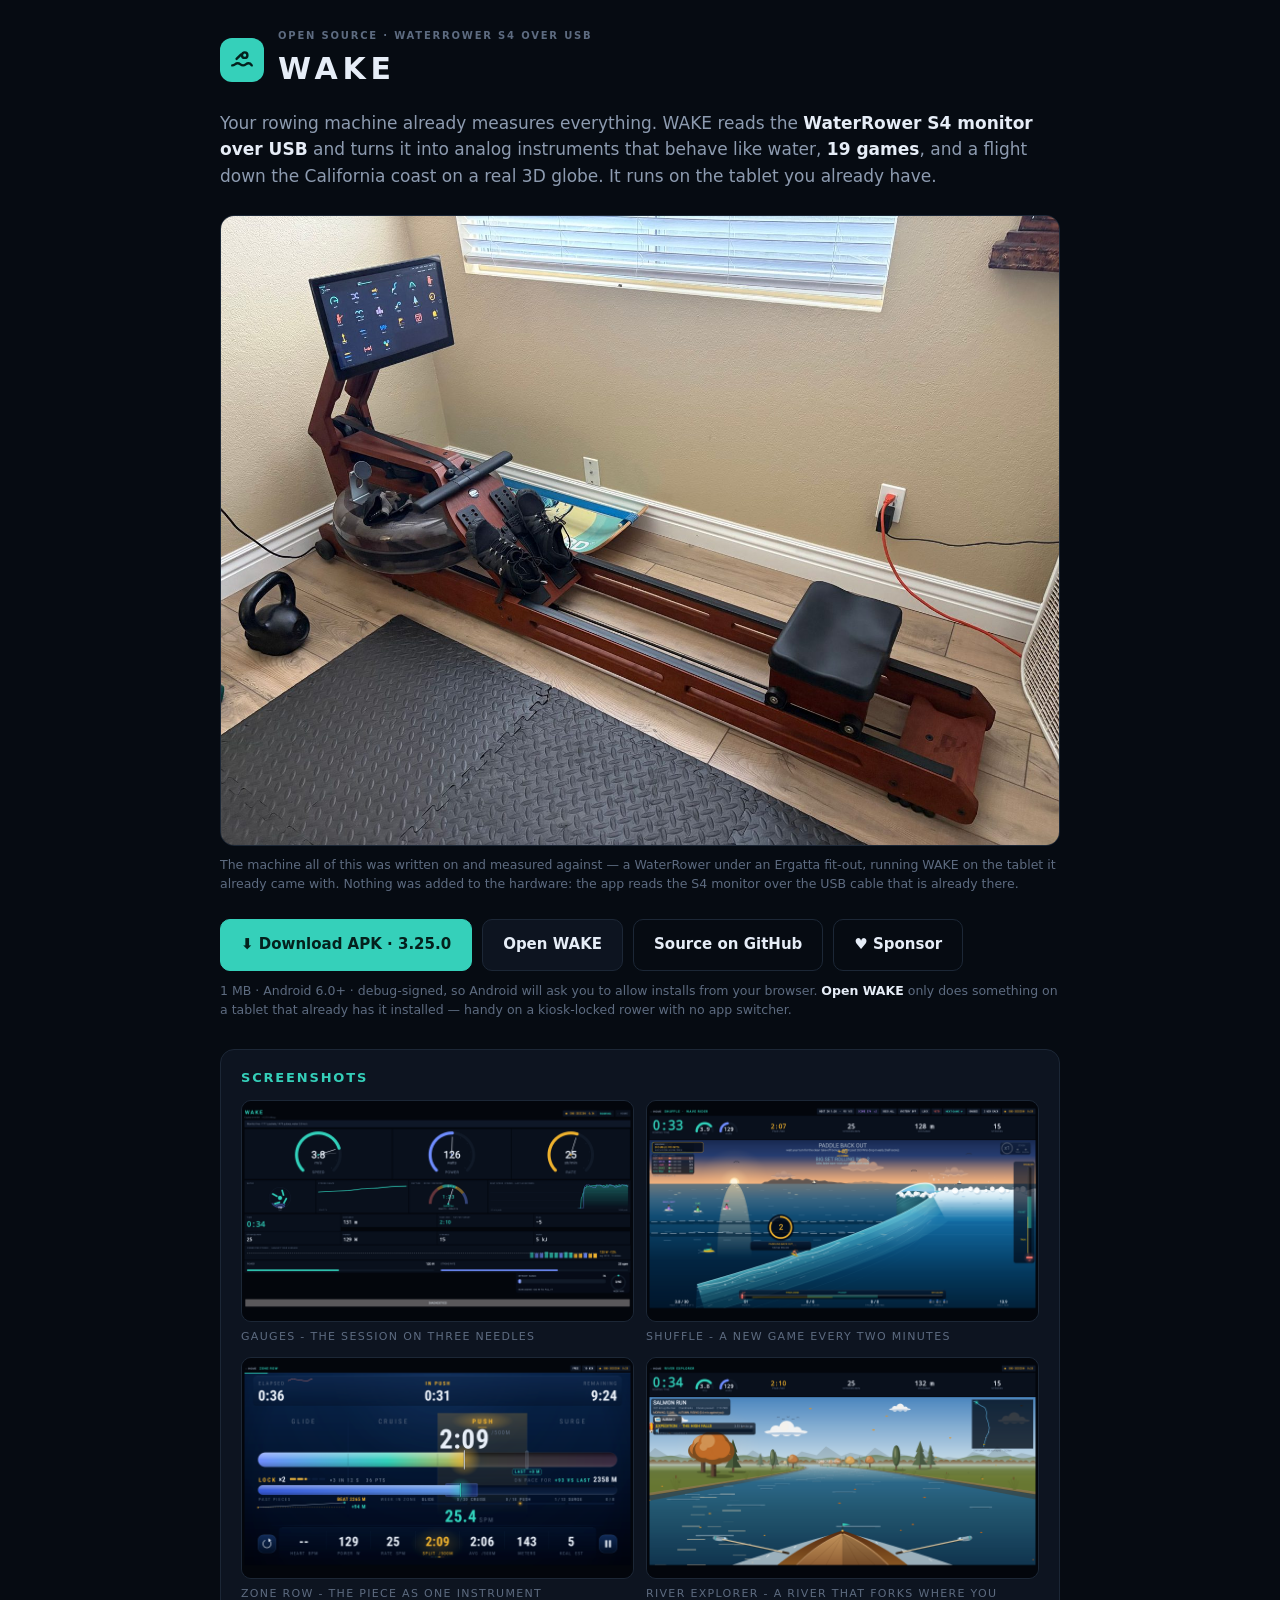
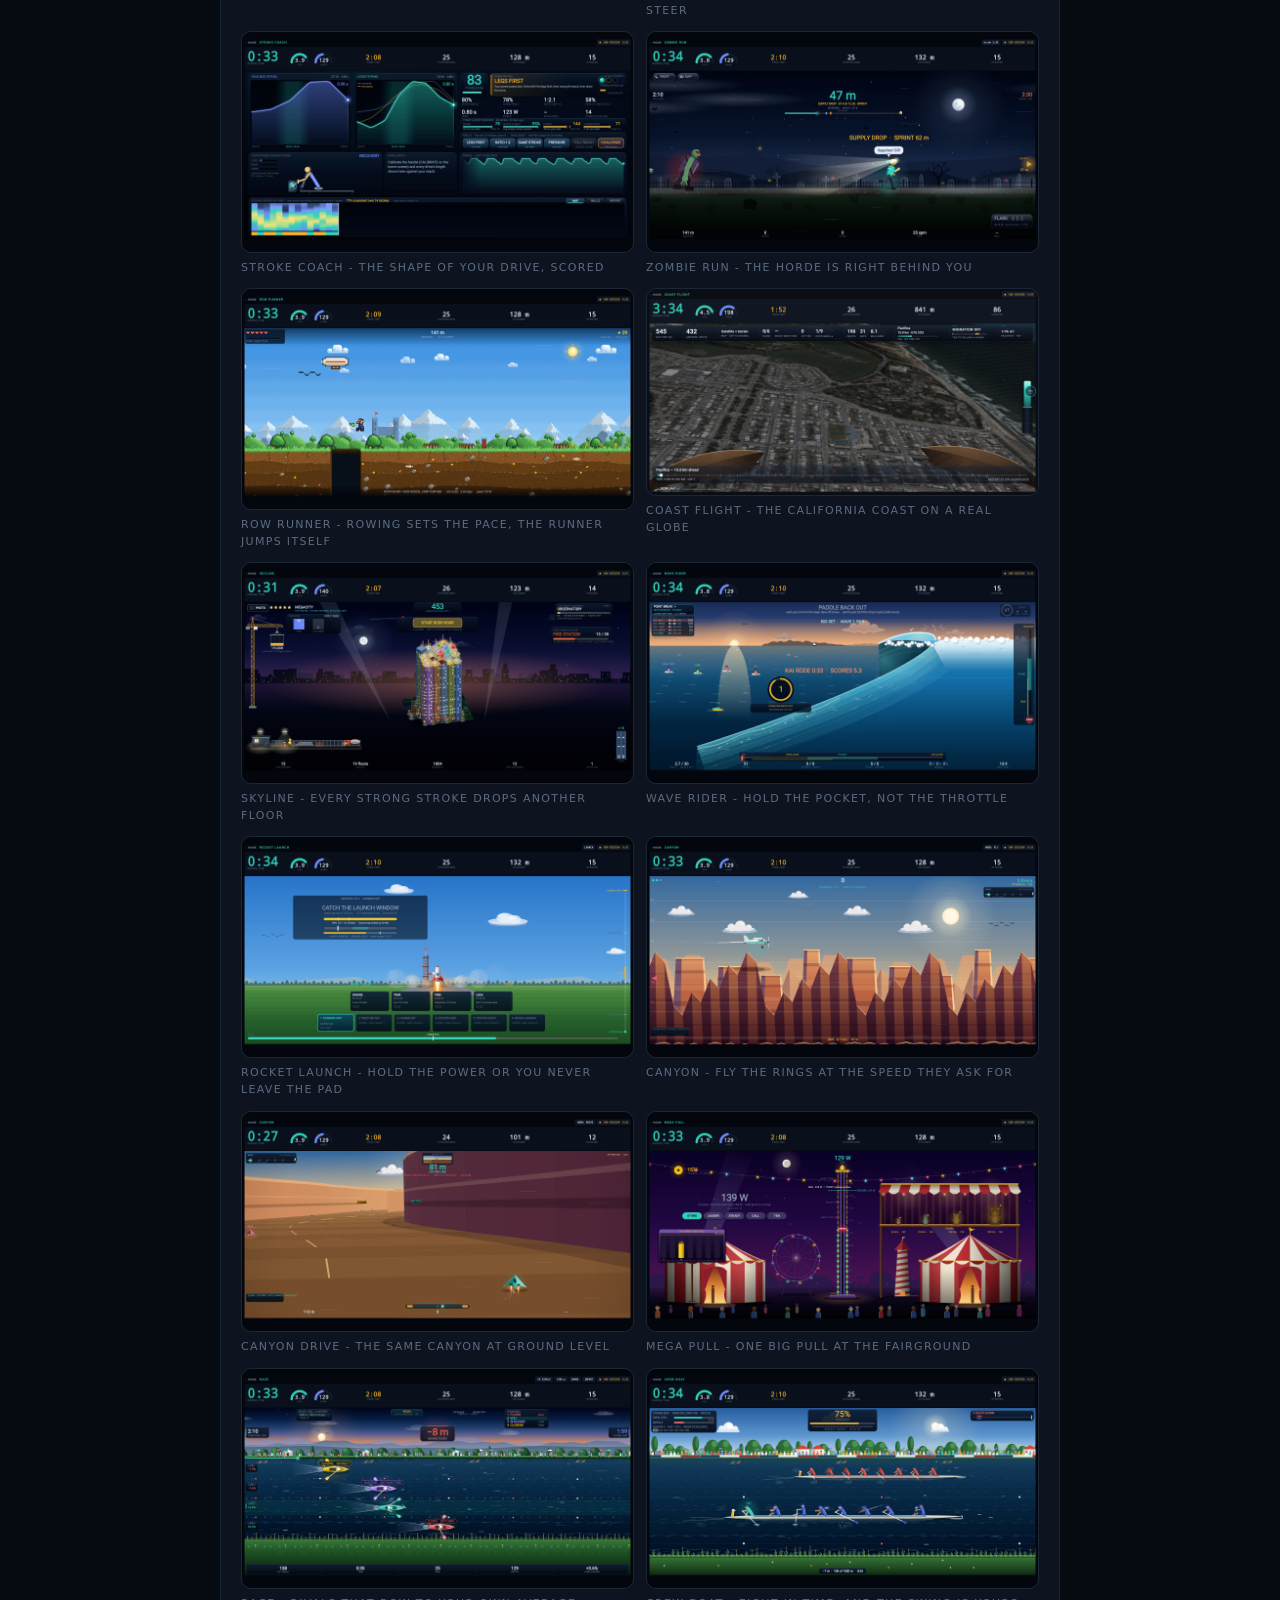
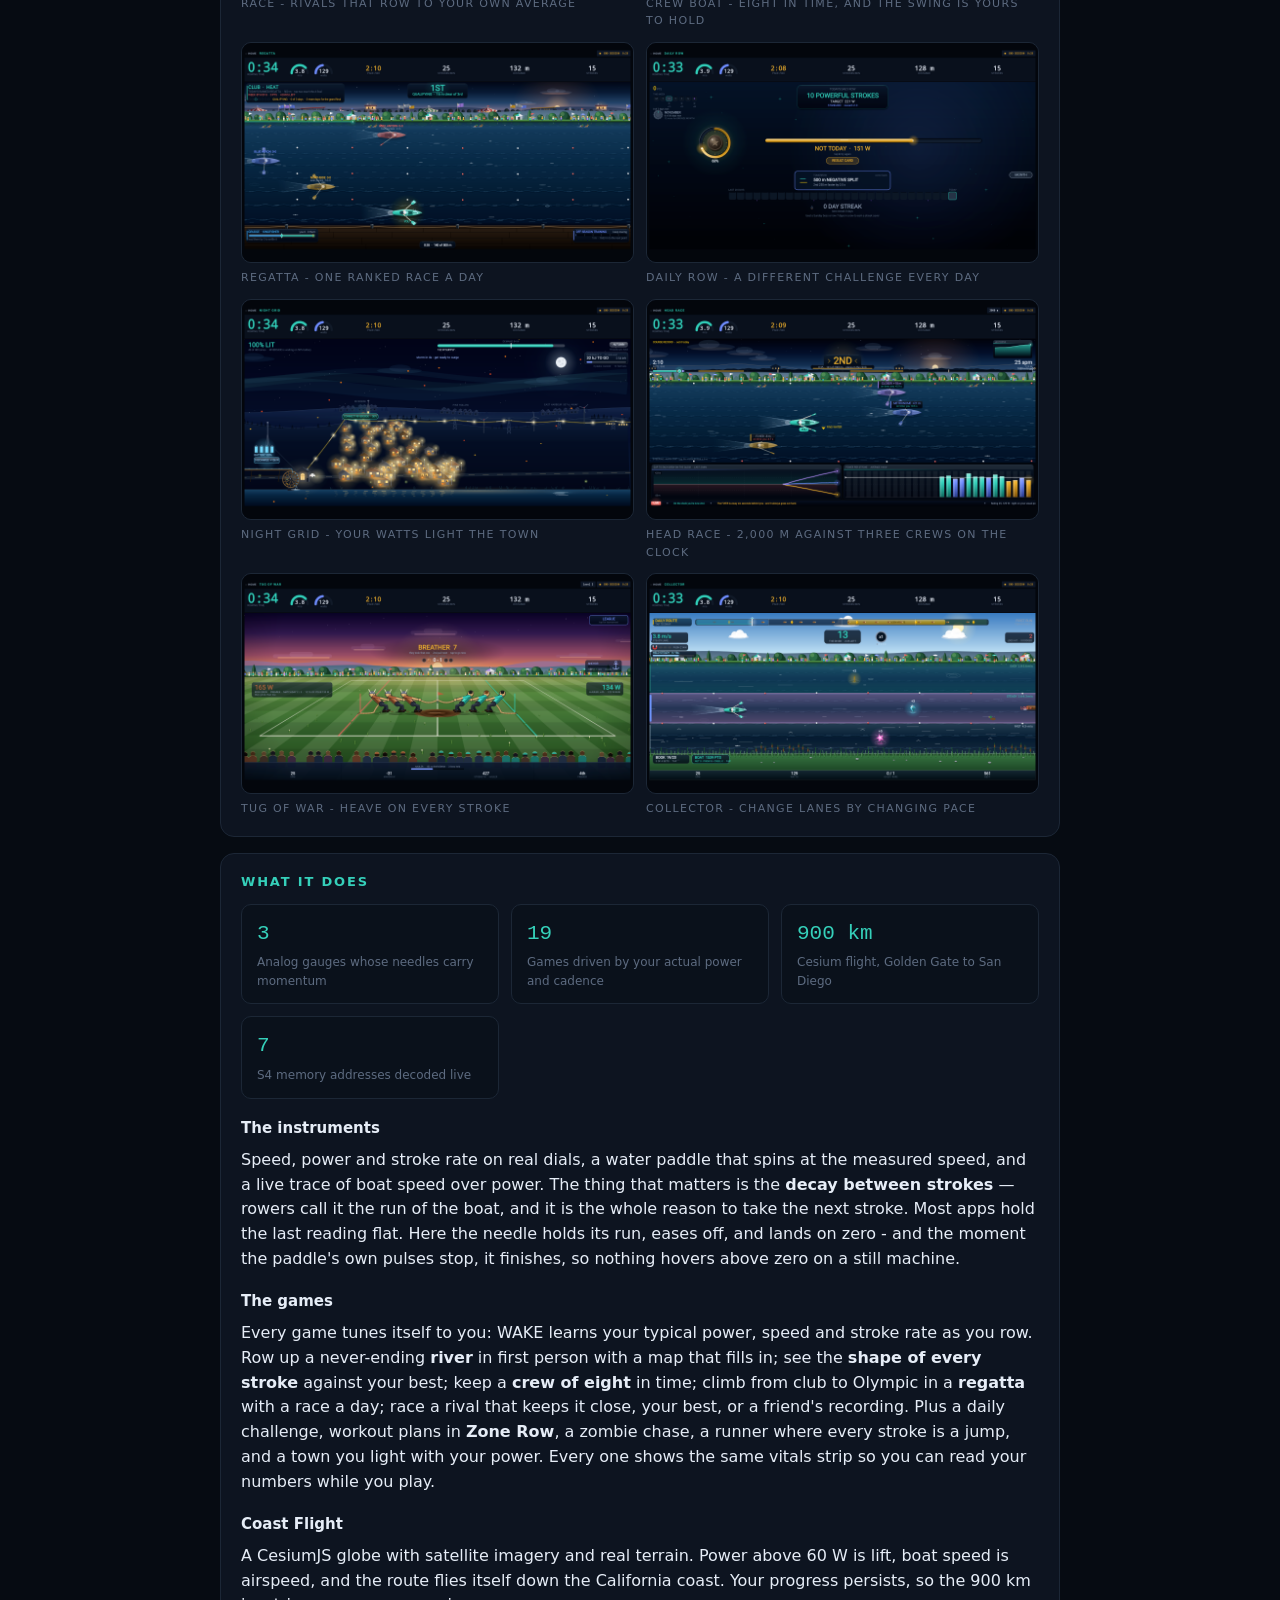
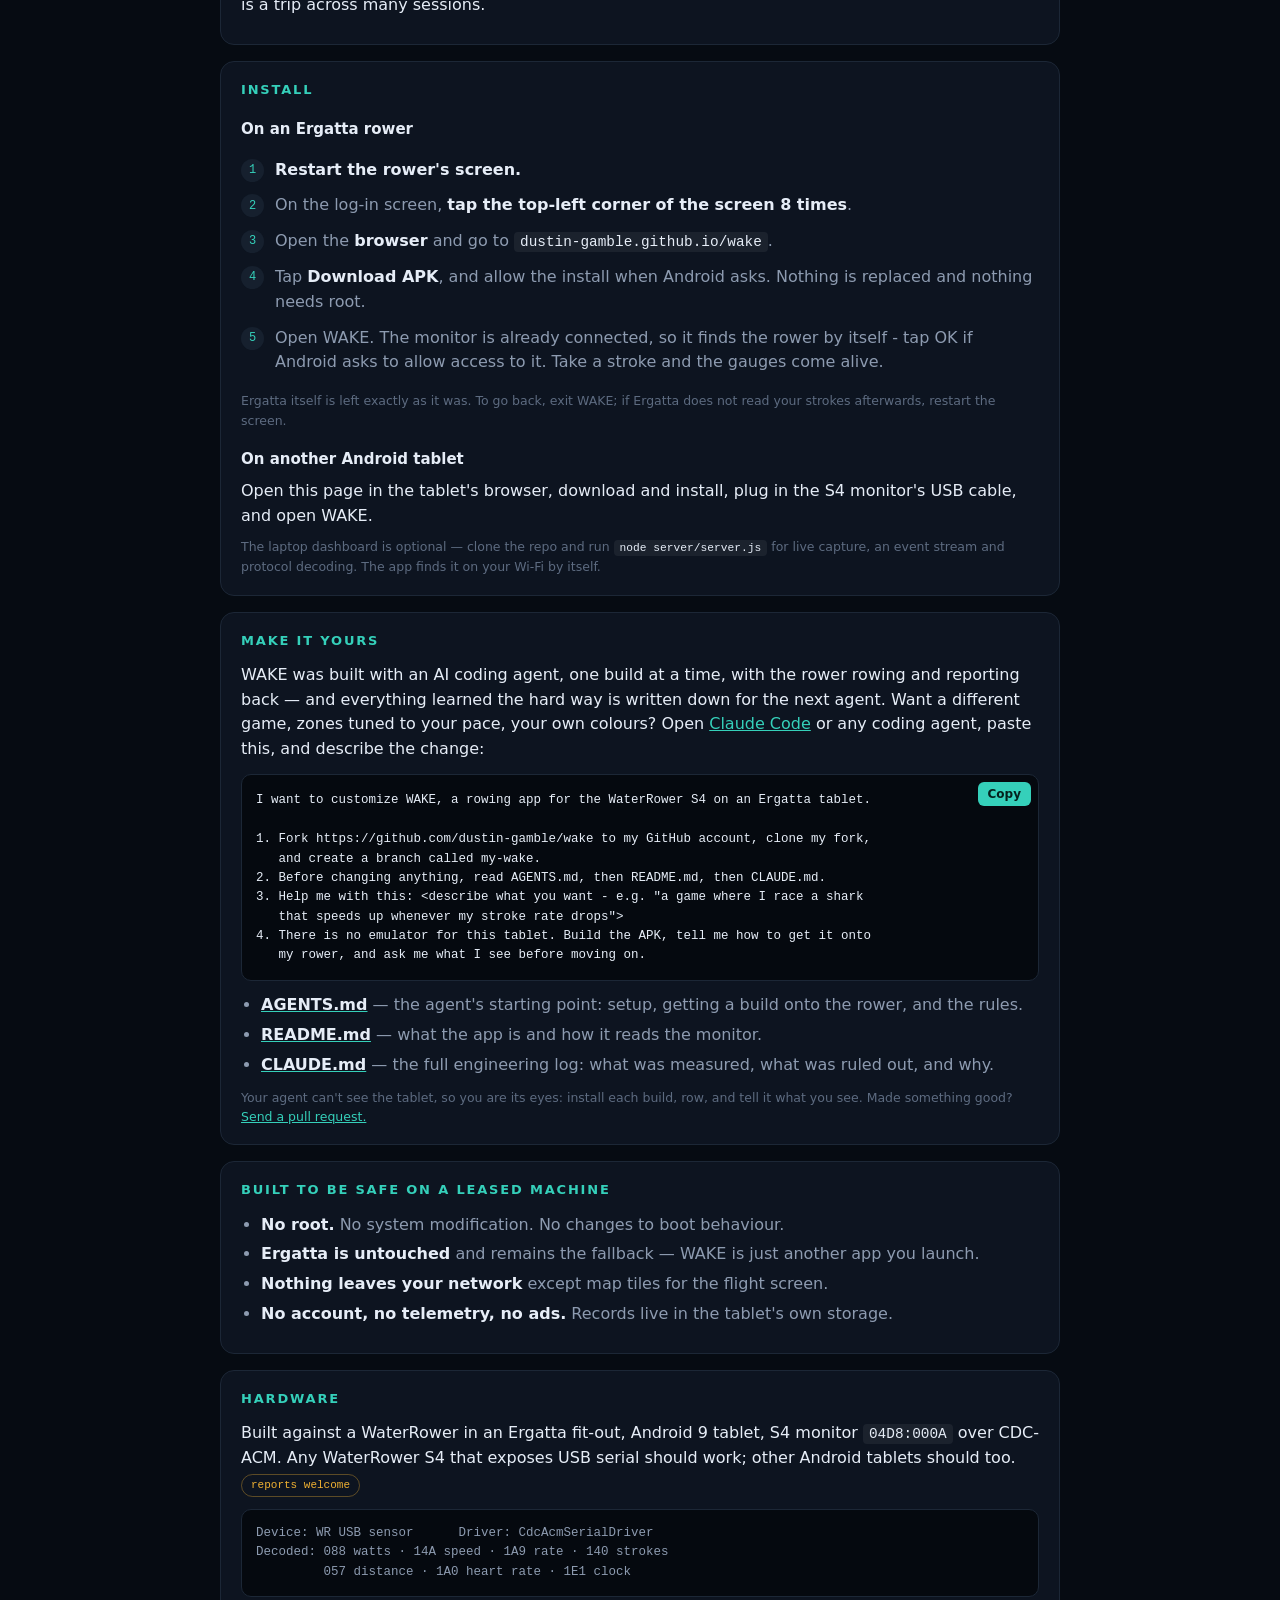
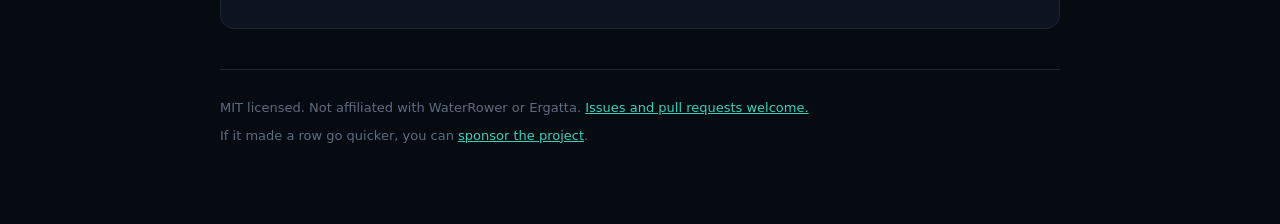
<file: docs/index.html>
<!doctype html>
<html lang="en">
  <head>
    <meta charset="utf-8">
    <meta name="viewport" content="width=device-width, initial-scale=1">
    <title>WAKE — rowing instruments and games for a WaterRower S4</title>
    <meta name="description" content="An open-source Android app that reads the WaterRower S4 monitor over USB and turns it into analog instruments, 19 games and a Cesium flight down the California coast.">
    <style>
      :root {
        --bg: #060B12; --panel: #0D1420; --line: #1C2736;
        --ink: #E6EDF7; --dim: #8D9BB0; --faint: #5D6B80;
        --accent: #35D0BA; --blue: #6F8CFF; --warn: #F0B132;
        --mono: ui-monospace, SFMono-Regular, Menlo, Consolas, monospace;
        --sans: -apple-system, BlinkMacSystemFont, "Segoe UI", Inter, Roboto, system-ui, sans-serif;
      }
      * { box-sizing: border-box; }
      body { margin: 0; background: var(--bg); color: var(--ink); font-family: var(--sans);
        line-height: 1.55; -webkit-font-smoothing: antialiased; }
      .wrap { max-width: 880px; margin: 0 auto; padding: 28px 20px 72px; }

      header { display: flex; align-items: center; gap: 14px; margin-bottom: 8px; }
      .mark { width: 44px; height: 44px; border-radius: 12px; background: var(--accent);
        display: grid; place-items: center; flex: none; }
      h1 { font-size: 30px; letter-spacing: 0.16em; margin: 0; }
      .eyebrow { font-size: 10px; letter-spacing: 0.18em; text-transform: uppercase;
        color: var(--faint); margin: 0 0 2px; font-weight: 700; }
      .lede { font-size: 17px; color: var(--dim); margin: 18px 0 26px; }
      .lede strong { color: var(--ink); font-weight: 600; }

      .actions { display: flex; flex-wrap: wrap; gap: 10px; margin-bottom: 10px; }
      .btn { display: inline-block; padding: 13px 20px; border-radius: 10px; font-weight: 650;
        font-size: 15px; text-decoration: none; border: 1px solid var(--line);
        color: var(--ink); background: var(--panel); }
      .btn.primary { background: var(--accent); color: #04211D; border-color: var(--accent); }
      .btn.ghost { background: transparent; }
      .btn:active { transform: translateY(1px); }
      .note { font-size: 12.5px; color: var(--faint); margin: 0 0 30px; }

      .panel { background: var(--panel); border: 1px solid var(--line); border-radius: 14px;
        padding: 18px 20px; margin: 16px 0; }
      h2 { font-size: 13px; letter-spacing: 0.14em; text-transform: uppercase;
        color: var(--accent); margin: 0 0 12px; }
      h3 { font-size: 15px; margin: 18px 0 6px; }
      p { margin: 8px 0; }
      ul { margin: 8px 0; padding-left: 20px; }
      li { margin: 5px 0; color: var(--dim); }
      li strong, p strong { color: var(--ink); }
      code { font-family: var(--mono); font-size: 0.9em; background: rgba(255,255,255,0.06);
        padding: 2px 6px; border-radius: 4px; color: var(--ink); }
      pre { font-family: var(--mono); font-size: 12.5px; background: #05090F;
        border: 1px solid var(--line); border-radius: 10px; padding: 14px;
        overflow-x: auto; color: var(--dim); }
      a { color: var(--accent); }

      .grid { display: grid; grid-template-columns: repeat(auto-fit, minmax(210px, 1fr)); gap: 12px; }
      .cell { background: #0A111B; border: 1px solid var(--line); border-radius: 10px; padding: 13px 15px; }
      .cell .k { font-family: var(--mono); font-size: 21px; color: var(--accent); }
      .cell .v { font-size: 12px; color: var(--faint); margin-top: 3px; }

      .steps { counter-reset: step; list-style: none; padding: 0; }
      .steps li { counter-increment: step; position: relative; padding-left: 34px; margin: 11px 0; }
      .steps li::before { content: counter(step); position: absolute; left: 0; top: 1px;
        width: 23px; height: 23px; border-radius: 50%; background: #16202E; color: var(--accent);
        font-family: var(--mono); font-size: 12px; display: grid; place-items: center; }

      footer { margin-top: 40px; padding-top: 20px; border-top: 1px solid var(--line);
        color: var(--faint); font-size: 13px; }
      .shots { display: grid; grid-template-columns: repeat(auto-fit, minmax(260px, 1fr)); gap: 12px; }
      .shots figure { margin: 0; }
      .shots img { width: 100%; height: auto; display: block; border-radius: 10px; border: 1px solid var(--line); }
      .shots figcaption { font-size: 11px; letter-spacing: 0.12em; text-transform: uppercase; color: var(--faint); margin-top: 6px; }
      .prompt { position: relative; }
      .prompt pre { white-space: pre-wrap; color: var(--ink); padding-top: 16px; }
      .copy { position: absolute; top: 8px; right: 8px; font: 600 12px var(--sans); color: #04211D;
        background: var(--accent); border: 0; border-radius: 6px; padding: 5px 10px; cursor: pointer; }
      .hero { margin: 0 0 26px; }
      .hero img { width: 100%; height: auto; display: block; border-radius: 14px; border: 1px solid var(--line); }
      .hero figcaption { font-size: 12.5px; color: var(--faint); margin-top: 9px; }
      .tag { display: inline-block; font-size: 11px; font-family: var(--mono); color: var(--warn);
        border: 1px solid rgba(240,177,50,0.35); border-radius: 999px; padding: 2px 9px; }
    </style>
  </head>
  <body>
    <div class="wrap">

      <header>
        <div class="mark" aria-hidden="true">
          <svg width="26" height="26" viewBox="0 0 24 24" fill="none" stroke="#04211D"
               stroke-width="2.2" stroke-linecap="round" stroke-linejoin="round">
            <path d="M3 17c2.5 0 2.5-2 5-2s2.5 2 5 2 2.5-2 5-2 2.5 2 3 2"/>
            <path d="M7 11l4-4"/><circle cx="14.5" cy="7.5" r="2.5"/>
          </svg>
        </div>
        <div>
          <p class="eyebrow">Open source · WaterRower S4 over USB</p>
          <h1>WAKE</h1>
        </div>
      </header>

      <p class="lede">Your rowing machine already measures everything. WAKE reads the
        <strong>WaterRower S4 monitor over USB</strong> and turns it into analog instruments that
        behave like water, <strong>19 games</strong>, and a flight down the California coast on a
        real 3D globe. It runs on the tablet you already have.</p>

      <figure class="hero">
        <img src="photos/rower.jpg" width="1600" height="1200"
             alt="A WaterRower in an Ergatta fit-out, its tablet showing WAKE's home screen of game cards">
        <figcaption>The machine all of this was written on and measured against — a WaterRower
          under an Ergatta fit-out, running WAKE on the tablet it already came with. Nothing was
          added to the hardware: the app reads the S4 monitor over the USB cable that is already
          there.</figcaption>
      </figure>

      <div class="actions">
        <a class="btn primary" href="downloads/wake-latest-debug.apk" download>⬇ Download APK · 3.25.0</a>
        <a class="btn" id="openApp" href="ergattarowdiag://connect">Open WAKE</a>
        <a class="btn ghost" href="https://github.com/dustin-gamble/wake">Source on GitHub</a>
        <a class="btn ghost" href="https://github.com/sponsors/dustin-gamble">♥ Sponsor</a>
      </div>
      <p class="note">1 MB · Android 6.0+ · debug-signed, so Android will ask you to allow
        installs from your browser. <strong>Open WAKE</strong> only does something on a tablet that
        already has it installed — handy on a kiosk-locked rower with no app switcher.</p>

      <!-- screenshots:start -->
      <div class="panel">
        <h2>Screenshots</h2>
        <div class="shots">
          <figure><a href="screenshots/gauges-the-session-on-three-needles.png"><img src="screenshots/gauges-the-session-on-three-needles.png" alt="Gauges - the session on three needles" loading="lazy"></a><figcaption>Gauges - the session on three needles</figcaption></figure>
          <figure><a href="screenshots/shuffle-a-new-game-every-two-minutes.png"><img src="screenshots/shuffle-a-new-game-every-two-minutes.png" alt="Shuffle - a new game every two minutes" loading="lazy"></a><figcaption>Shuffle - a new game every two minutes</figcaption></figure>
          <figure><a href="screenshots/zone-row-the-piece-as-one-instrument.png"><img src="screenshots/zone-row-the-piece-as-one-instrument.png" alt="Zone Row - the piece as one instrument" loading="lazy"></a><figcaption>Zone Row - the piece as one instrument</figcaption></figure>
          <figure><a href="screenshots/river-explorer-a-river-that-forks-where-you-steer.png"><img src="screenshots/river-explorer-a-river-that-forks-where-you-steer.png" alt="River Explorer - a river that forks where you steer" loading="lazy"></a><figcaption>River Explorer - a river that forks where you steer</figcaption></figure>
          <figure><a href="screenshots/stroke-coach-the-shape-of-your-drive-scored.png"><img src="screenshots/stroke-coach-the-shape-of-your-drive-scored.png" alt="Stroke Coach - the shape of your drive, scored" loading="lazy"></a><figcaption>Stroke Coach - the shape of your drive, scored</figcaption></figure>
          <figure><a href="screenshots/zombie-run-the-horde-is-right-behind-you.png"><img src="screenshots/zombie-run-the-horde-is-right-behind-you.png" alt="Zombie Run - the horde is right behind you" loading="lazy"></a><figcaption>Zombie Run - the horde is right behind you</figcaption></figure>
          <figure><a href="screenshots/row-runner-rowing-sets-the-pace-the-runner-jumps-itself.png"><img src="screenshots/row-runner-rowing-sets-the-pace-the-runner-jumps-itself.png" alt="Row Runner - rowing sets the pace, the runner jumps itself" loading="lazy"></a><figcaption>Row Runner - rowing sets the pace, the runner jumps itself</figcaption></figure>
          <figure><a href="screenshots/coast-flight-the-california-coast-on-a-real-globe.png"><img src="screenshots/coast-flight-the-california-coast-on-a-real-globe.png" alt="Coast Flight - the California coast on a real globe" loading="lazy"></a><figcaption>Coast Flight - the California coast on a real globe</figcaption></figure>
          <figure><a href="screenshots/skyline-every-strong-stroke-drops-another-floor.png"><img src="screenshots/skyline-every-strong-stroke-drops-another-floor.png" alt="Skyline - every strong stroke drops another floor" loading="lazy"></a><figcaption>Skyline - every strong stroke drops another floor</figcaption></figure>
          <figure><a href="screenshots/wave-rider-hold-the-pocket-not-the-throttle.png"><img src="screenshots/wave-rider-hold-the-pocket-not-the-throttle.png" alt="Wave Rider - hold the pocket, not the throttle" loading="lazy"></a><figcaption>Wave Rider - hold the pocket, not the throttle</figcaption></figure>
          <figure><a href="screenshots/rocket-launch-hold-the-power-or-you-never-leave-the-pad.png"><img src="screenshots/rocket-launch-hold-the-power-or-you-never-leave-the-pad.png" alt="Rocket Launch - hold the power or you never leave the pad" loading="lazy"></a><figcaption>Rocket Launch - hold the power or you never leave the pad</figcaption></figure>
          <figure><a href="screenshots/canyon-fly-the-rings-at-the-speed-they-ask-for.png"><img src="screenshots/canyon-fly-the-rings-at-the-speed-they-ask-for.png" alt="Canyon - fly the rings at the speed they ask for" loading="lazy"></a><figcaption>Canyon - fly the rings at the speed they ask for</figcaption></figure>
          <figure><a href="screenshots/canyon-drive-the-same-canyon-at-ground-level.png"><img src="screenshots/canyon-drive-the-same-canyon-at-ground-level.png" alt="Canyon Drive - the same canyon at ground level" loading="lazy"></a><figcaption>Canyon Drive - the same canyon at ground level</figcaption></figure>
          <figure><a href="screenshots/mega-pull-one-big-pull-at-the-fairground.png"><img src="screenshots/mega-pull-one-big-pull-at-the-fairground.png" alt="Mega Pull - one big pull at the fairground" loading="lazy"></a><figcaption>Mega Pull - one big pull at the fairground</figcaption></figure>
          <figure><a href="screenshots/race-rivals-that-row-to-your-own-average.png"><img src="screenshots/race-rivals-that-row-to-your-own-average.png" alt="Race - rivals that row to your own average" loading="lazy"></a><figcaption>Race - rivals that row to your own average</figcaption></figure>
          <figure><a href="screenshots/crew-boat-eight-in-time-and-the-swing-is-yours-to-hold.png"><img src="screenshots/crew-boat-eight-in-time-and-the-swing-is-yours-to-hold.png" alt="Crew Boat - eight in time, and the swing is yours to hold" loading="lazy"></a><figcaption>Crew Boat - eight in time, and the swing is yours to hold</figcaption></figure>
          <figure><a href="screenshots/regatta-one-ranked-race-a-day.png"><img src="screenshots/regatta-one-ranked-race-a-day.png" alt="Regatta - one ranked race a day" loading="lazy"></a><figcaption>Regatta - one ranked race a day</figcaption></figure>
          <figure><a href="screenshots/daily-row-a-different-challenge-every-day.png"><img src="screenshots/daily-row-a-different-challenge-every-day.png" alt="Daily Row - a different challenge every day" loading="lazy"></a><figcaption>Daily Row - a different challenge every day</figcaption></figure>
          <figure><a href="screenshots/night-grid-your-watts-light-the-town.png"><img src="screenshots/night-grid-your-watts-light-the-town.png" alt="Night Grid - your watts light the town" loading="lazy"></a><figcaption>Night Grid - your watts light the town</figcaption></figure>
          <figure><a href="screenshots/head-race-2-000-m-against-three-crews-on-the-clock.png"><img src="screenshots/head-race-2-000-m-against-three-crews-on-the-clock.png" alt="Head Race - 2,000 m against three crews on the clock" loading="lazy"></a><figcaption>Head Race - 2,000 m against three crews on the clock</figcaption></figure>
          <figure><a href="screenshots/tug-of-war-heave-on-every-stroke.png"><img src="screenshots/tug-of-war-heave-on-every-stroke.png" alt="Tug of War - heave on every stroke" loading="lazy"></a><figcaption>Tug of War - heave on every stroke</figcaption></figure>
          <figure><a href="screenshots/collector-change-lanes-by-changing-pace.png"><img src="screenshots/collector-change-lanes-by-changing-pace.png" alt="Collector - change lanes by changing pace" loading="lazy"></a><figcaption>Collector - change lanes by changing pace</figcaption></figure>
        </div>
      </div>
      <!-- screenshots:end -->

      <div class="panel">
        <h2>What it does</h2>
        <div class="grid">
          <div class="cell"><div class="k">3</div><div class="v">Analog gauges whose needles carry momentum</div></div>
          <div class="cell"><div class="k">19</div><div class="v">Games driven by your actual power and cadence</div></div>
          <div class="cell"><div class="k">900 km</div><div class="v">Cesium flight, Golden Gate to San Diego</div></div>
          <div class="cell"><div class="k">7</div><div class="v">S4 memory addresses decoded live</div></div>
        </div>
        <h3>The instruments</h3>
        <p>Speed, power and stroke rate on real dials, a water paddle that spins at the measured
          speed, and a live trace of boat speed over power. The thing that matters is the
          <strong>decay between strokes</strong> — rowers call it the run of the boat, and it is
          the whole reason to take the next stroke. Most apps hold the last reading flat. Here the needle holds
          its run, eases off, and lands on zero - and the moment the paddle's own pulses stop, it
          finishes, so nothing hovers above zero on a still machine.</p>
        <h3>The games</h3>
        <p>Every game tunes itself to you: WAKE learns your typical power, speed and stroke rate as
          you row. Row up a never-ending <strong>river</strong> in first person with a map that fills in;
          see the <strong>shape of every stroke</strong> against your best; keep a <strong>crew of
          eight</strong> in time; climb from club to Olympic in a <strong>regatta</strong> with a race a
          day; race a rival that keeps it close, your best, or a friend's recording. Plus a daily
          challenge, workout plans in <strong>Zone Row</strong>, a zombie chase, a runner where every
          stroke is a jump, and a town you light with your power. Every one shows the same vitals strip so you can read your
          numbers while you play.</p>
        <h3>Coast Flight</h3>
        <p>A CesiumJS globe with satellite imagery and real terrain. Power above 60 W is lift,
          boat speed is airspeed, and the route flies itself down the California coast. Your
          progress persists, so the 900 km is a trip across many sessions.</p>
      </div>

      <div class="panel">
        <h2>Install</h2>
        <h3>On an Ergatta rower</h3>
        <ol class="steps">
          <li><strong>Restart the rower's screen.</strong></li>
          <li>On the log-in screen, <strong>tap the top-left corner of the screen 8 times</strong>.</li>
          <li>Open the <strong>browser</strong> and go to <code>dustin-gamble.github.io/wake</code>.</li>
          <li>Tap <strong>Download APK</strong>, and allow the install when Android asks. Nothing is
            replaced and nothing needs root.</li>
          <li>Open WAKE. The monitor is already connected, so it finds the rower by itself - tap OK
            if Android asks to allow access to it. Take a stroke and the gauges come alive.</li>
        </ol>
        <p class="note" style="margin:0 0 14px">Ergatta itself is left exactly as it was. To go back,
          exit WAKE; if Ergatta does not read your strokes afterwards, restart the screen.</p>
        <h3>On another Android tablet</h3>
        <p>Open this page in the tablet's browser, download and install, plug in the S4 monitor's USB
          cable, and open WAKE.</p>
        <p class="note" style="margin-bottom:0">The laptop dashboard is optional — clone the repo
          and run <code>node server/server.js</code> for live capture, an event stream and protocol
          decoding. The app finds it on your Wi-Fi by itself.</p>
      </div>

      <div class="panel">
        <h2>Make it yours</h2>
        <p>WAKE was built with an AI coding agent, one build at a time, with the rower rowing and
          reporting back — and everything learned the hard way is written down for the next agent.
          Want a different game, zones tuned to your pace, your own colours? Open
          <a href="https://claude.com/claude-code">Claude Code</a> or any coding agent, paste this,
          and describe the change:</p>
        <div class="prompt">
          <button class="copy" type="button" id="copyPrompt">Copy</button>
          <pre id="agentPrompt">I want to customize WAKE, a rowing app for the WaterRower S4 on an Ergatta tablet.

1. Fork https://github.com/dustin-gamble/wake to my GitHub account, clone my fork,
   and create a branch called my-wake.
2. Before changing anything, read AGENTS.md, then README.md, then CLAUDE.md.
3. Help me with this: &lt;describe what you want - e.g. "a game where I race a shark
   that speeds up whenever my stroke rate drops"&gt;
4. There is no emulator for this tablet. Build the APK, tell me how to get it onto
   my rower, and ask me what I see before moving on.</pre>
        </div>
        <ul>
          <li><a href="https://github.com/dustin-gamble/wake/blob/main/AGENTS.md"><strong>AGENTS.md</strong></a>
            — the agent's starting point: setup, getting a build onto the rower, and the rules.</li>
          <li><a href="https://github.com/dustin-gamble/wake/blob/main/README.md"><strong>README.md</strong></a>
            — what the app is and how it reads the monitor.</li>
          <li><a href="https://github.com/dustin-gamble/wake/blob/main/CLAUDE.md"><strong>CLAUDE.md</strong></a>
            — the full engineering log: what was measured, what was ruled out, and why.</li>
        </ul>
        <p class="note" style="margin:10px 0 0">Your agent can't see the tablet, so you are its eyes:
          install each build, row, and tell it what you see. Made something good?
          <a href="https://github.com/dustin-gamble/wake/pulls">Send a pull request.</a></p>
      </div>

      <div class="panel">
        <h2>Built to be safe on a leased machine</h2>
        <ul>
          <li><strong>No root.</strong> No system modification. No changes to boot behaviour.</li>
          <li><strong>Ergatta is untouched</strong> and remains the fallback — WAKE is just another app you launch.</li>
          <li><strong>Nothing leaves your network</strong> except map tiles for the flight screen.</li>
          <li><strong>No account, no telemetry, no ads.</strong> Records live in the tablet's own storage.</li>
        </ul>
      </div>

      <div class="panel">
        <h2>Hardware</h2>
        <p>Built against a WaterRower in an Ergatta fit-out, Android 9 tablet, S4 monitor
          <code>04D8:000A</code> over CDC-ACM. Any WaterRower S4 that exposes USB serial should
          work; other Android tablets should too. <span class="tag">reports welcome</span></p>
        <pre>Device: WR USB sensor      Driver: CdcAcmSerialDriver
Decoded: 088 watts · 14A speed · 1A9 rate · 140 strokes
         057 distance · 1A0 heart rate · 1E1 clock</pre>
      </div>

      <footer>
        <p>MIT licensed. Not affiliated with WaterRower or Ergatta.
          <a href="https://github.com/dustin-gamble/wake/issues">Issues and pull requests welcome.</a></p>
        <p>If it made a row go quicker, you can
          <a href="https://github.com/sponsors/dustin-gamble">sponsor the project</a>.</p>
      </footer>

    </div>
    <script>
      // Copy the agent prompt. The textarea fallback covers browsers without the async clipboard.
      document.getElementById('copyPrompt').addEventListener('click', function () {
        var button = this;
        var text = document.getElementById('agentPrompt').textContent;
        function done() { button.textContent = 'Copied'; setTimeout(function () { button.textContent = 'Copy'; }, 1600); }
        if (navigator.clipboard && navigator.clipboard.writeText) {
          navigator.clipboard.writeText(text).then(done, fallback);
        } else {
          fallback();
        }
        function fallback() {
          var area = document.createElement('textarea');
          area.value = text;
          document.body.appendChild(area);
          area.select();
          try { document.execCommand('copy'); done(); } catch (e) {}
          document.body.removeChild(area);
        }
      });
      // The launch link is only meaningful where the app exists. Say so rather than appearing broken.
      document.getElementById('openApp').addEventListener('click', function () {
        var started = Date.now();
        setTimeout(function () {
          if (Date.now() - started < 1600 && !document.hidden) {
            this.textContent = 'WAKE not installed here';
          }
        }.bind(this), 900);
      });
    </script>
  </body>
</html>
</file>
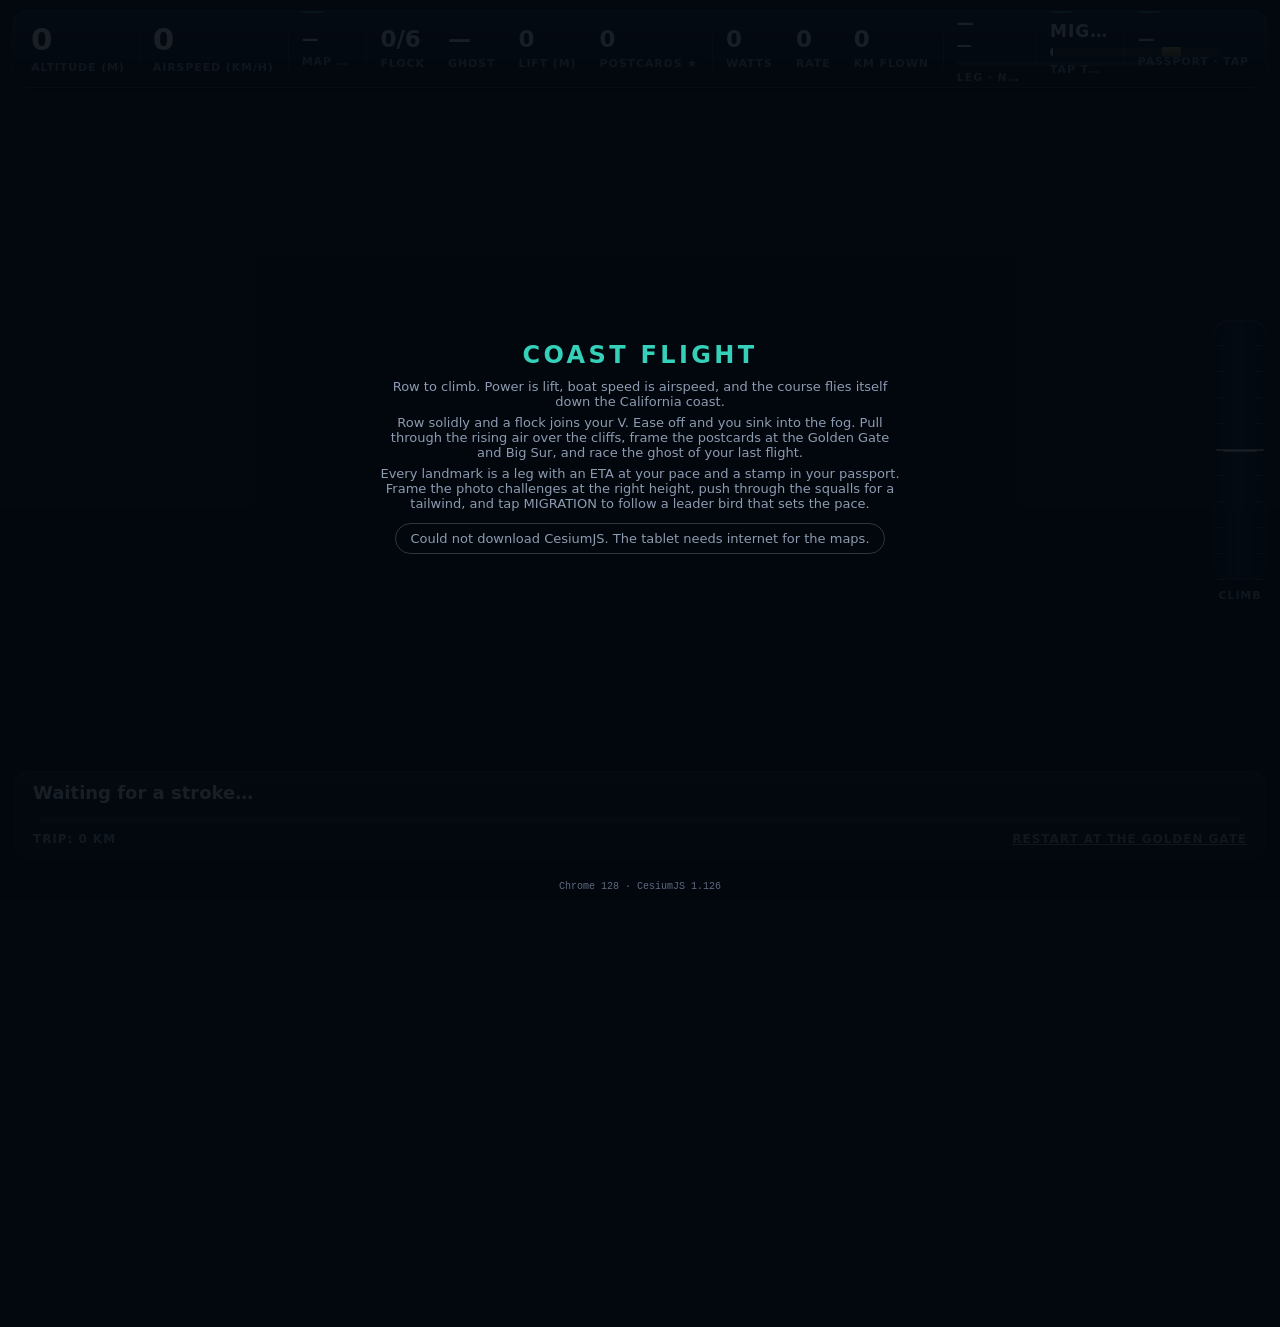
<file: app/src/main/assets/coastflight/fly.html>
<!doctype html>
<html lang="en">
  <head>
    <meta charset="utf-8">
    <meta name="viewport" content="width=device-width, initial-scale=1, user-scalable=no">
    <title>WAKE - Coast Flight</title>
    <style>
      /* This page runs inside WAKE's WebView on the Ergatta tablet, which is Chrome 70.
         Three things that look ordinary are NOT available there and must be avoided:
           - the `inset` shorthand (Chrome 87)  -> write top/right/bottom/left
           - `gap` on a flex container (Chrome 84) -> use margins
           - unprefixed `backdrop-filter` (Chrome 76) -> -webkit- as well
         The desktop browser hides these mistakes; the tablet does not. */
      :root {
        --ink: #e6edf7; --dim: #8d9bb0; --faint: #5d6b80;
        --accent: #35d0ba; --blue: #6f8cff; --warn: #f0b132; --bad: #f0655d;
        --panel: rgba(10, 16, 26, 0.72);
        --mono: ui-monospace, SFMono-Regular, Menlo, Consolas, monospace;
        --sans: -apple-system, BlinkMacSystemFont, "Segoe UI", Roboto, system-ui, sans-serif;
      }
      * { box-sizing: border-box; }
      html, body { margin: 0; height: 100%; overflow: hidden; background: #03080f;
        font-family: var(--sans); color: var(--ink);
        -webkit-user-select: none; user-select: none; -webkit-tap-highlight-color: transparent; }
      #globe { position: absolute; top: 0; right: 0; bottom: 0; left: 0; }

      /* Cesium's own chrome is noise, but the credit line must stay visible: Bing imagery and
         Google's photorealistic tiles both require attribution. Restyled, never hidden. */
      /* 3.25: the credits get a dark backing so they read over bright imagery, and our footer
         now ends ABOVE them - the trip line used to be drawn straight across the Cesium logo. */
      .cesium-viewer-bottom { bottom: 3px !important; left: 8px !important; }
      .cesium-widget-credits { background: rgba(3,8,15,0.62); border-radius: 6px;
        padding: 1px 7px 2px; }
      .cesium-widget-credits, .cesium-credit-textContainer, .cesium-credit-textContainer * {
        font-family: var(--sans) !important; font-size: 9.5px !important;
        color: rgba(230, 237, 247, 0.62) !important; text-shadow: 0 1px 2px rgba(0,0,0,0.8); }
      .cesium-credit-expand-link { color: rgba(230, 237, 247, 0.75) !important; }

      .overlay { position: absolute; pointer-events: none; }
      #wings { top: 0; right: 0; bottom: 0; left: 0; width: 100%; height: 100%; opacity: 0.94; }

      /* --- 3.25: the instrument bar ---
         One glass bar instead of eight loose cards. Flex is fine on Chrome 70; only flex `gap`
         is not, so the spacing is padding and the dividers are pseudo-elements. No backdrop
         blur: it does nothing on Chrome 70 and costs a full-width blur on a modern WebView, so
         the bar is simply opaque enough to read over any imagery. */
      #hud { left: 12px; right: 12px; top: 10px; height: 78px;
        display: -webkit-box; display: -webkit-flex; display: flex;
        -webkit-box-align: stretch; -webkit-align-items: stretch; align-items: stretch;
        border-radius: 16px; border: 1px solid rgba(255,255,255,0.07);
        background: linear-gradient(180deg, rgba(27,39,58,0.9) 0%, rgba(13,20,32,0.88) 52%,
          rgba(7,11,19,0.9) 100%);
        box-shadow: inset 0 1px 0 rgba(255,255,255,0.13), inset 0 -1px 0 rgba(0,0,0,0.45),
          0 10px 26px rgba(0,0,0,0.4); }
      /* Segments grow to share the spare width but never shrink: a squeezed number would be
         truncated. Only the three wordy segments below may give way, and only in extremis. */
      .seg { position: relative; min-width: 0; padding: 0 14px; white-space: nowrap;
        -webkit-box-flex: 1; -webkit-flex: 1 0 auto; flex: 1 0 auto;
        display: -webkit-box; display: -webkit-flex; display: flex;
        -webkit-box-orient: vertical; -webkit-flex-direction: column; flex-direction: column;
        -webkit-box-pack: center; -webkit-justify-content: center; justify-content: center; }
      /* Hairline dividers that fade out top and bottom, like the seams of one instrument. */
      .seg + .seg:before { content: ''; position: absolute; left: 0; top: 12px; bottom: 12px;
        width: 1px; background: linear-gradient(180deg, rgba(255,255,255,0),
          rgba(255,255,255,0.14) 30%, rgba(255,255,255,0.14) 70%, rgba(255,255,255,0)); }
      #mapCard, #legCard, #migCard { -webkit-flex: 1 1 auto; flex: 1 1 auto; }
      .seg:first-child { padding-left: 18px; }
      .seg:last-child { padding-right: 18px; border-radius: 0 15px 15px 0; }
      .seg.tap { pointer-events: auto; cursor: pointer; }
      /* A tappable segment carries a short accent tick on its top edge. */
      .seg.tap:after { content: ''; position: absolute; left: 14px; top: 0; width: 22px;
        height: 2px; border-radius: 0 0 2px 2px; background: rgba(53,208,186,0.55); }
      .big { font-family: var(--sans); font-size: 31px; font-weight: 700; line-height: 1;
        letter-spacing: -0.01em; font-variant-numeric: tabular-nums; color: #f3f7fc;
        text-shadow: 0 1px 0 rgba(0,0,0,0.5); }
      .cap { font-size: 11px; letter-spacing: 0.08em; text-transform: uppercase;
        color: #7d8ba1; font-weight: 700; margin-top: 6px; overflow: hidden;
        text-overflow: ellipsis; white-space: nowrap; }
      .row { white-space: nowrap; }
      .stat { display: inline-block; vertical-align: top; margin-right: 18px; }
      .stat:last-child { margin-right: 0; }
      .stat .v, .seg .v { font-family: var(--sans); font-size: 23px; font-weight: 700; line-height: 1;
        font-variant-numeric: tabular-nums; color: var(--ink); text-shadow: 0 1px 0 rgba(0,0,0,0.5); }
      .seg .t { font-family: var(--sans); font-size: 17px; font-weight: 700; line-height: 1.1;
        color: var(--ink); overflow: hidden; text-overflow: ellipsis; white-space: nowrap; }

      /* --- the climb bar: a glass variometer tube, zero at the centre --- */
      #climb { position: absolute; right: 14px; top: 50%; margin-top: -130px;
        width: 52px; height: 260px; }
      #climbTube { position: absolute; top: 0; right: 0; bottom: 0; left: 0; border-radius: 14px;
        border: 1px solid rgba(255,255,255,0.1);
        background: linear-gradient(90deg, rgba(6,10,17,0.9), rgba(24,35,52,0.88) 48%, rgba(6,10,17,0.9));
        box-shadow: inset 0 1px 0 rgba(255,255,255,0.12), 0 8px 20px rgba(0,0,0,0.38); }
      /* Scale marks every tenth of the travel, down both walls. Static: painted once. */
      .climbTicks { position: absolute; top: 0; bottom: 0; width: 7px;
        background: repeating-linear-gradient(180deg, rgba(255,255,255,0) 0, rgba(255,255,255,0) 25px,
          rgba(255,255,255,0.22) 25px, rgba(255,255,255,0.22) 26px); }
      #climbTicksL { left: 3px; }
      #climbTicksR { right: 3px; }
      #climbFill { position: absolute; left: 9px; right: 9px; border-radius: 7px; top: 130px; height: 0; }
      /* The bright end is always the leading end: the top while climbing, the bottom sinking. */
      #climbFill.up { background: linear-gradient(180deg, #a6fff0, #35d0ba 34%, rgba(53,208,186,0.32));
        border-top: 2px solid #e6fffb; }
      #climbFill.lift { background: linear-gradient(180deg, #ffe7a6, #f0b132 34%, rgba(240,177,50,0.32));
        border-top: 2px solid #fff6dc; }
      #climbFill.down { background: linear-gradient(0deg, #ffc0ba, #f0655d 34%, rgba(240,101,93,0.32));
        border-bottom: 2px solid #ffe6e3; }
      #climbZero { position: absolute; left: 2px; right: 2px; top: 129px; height: 2px;
        border-radius: 1px; background: rgba(230,237,247,0.7);
        box-shadow: 0 0 0 1px rgba(0,0,0,0.35); }
      #climbFill.up, #climbFill.lift { border-radius: 7px 7px 2px 2px; }
      #climbFill.down { border-radius: 2px 2px 7px 7px; }
      #climbCap { position: absolute; left: -14px; right: -14px; bottom: -22px; text-align: center;
        color: var(--dim); text-shadow: 0 1px 2px rgba(0,0,0,0.9); }

      /* --- the footer: one glass strip, lifted clear of the Cesium credit line --- */
      #foot { left: 14px; right: 14px; bottom: 40px; padding: 10px 18px 9px; border-radius: 14px;
        border: 1px solid rgba(255,255,255,0.07);
        /* Translucent on purpose: the wing roots sit behind this strip and must still show. */
        background: linear-gradient(180deg, rgba(24,35,52,0.5), rgba(7,11,19,0.66));
        box-shadow: inset 0 1px 0 rgba(255,255,255,0.11), 0 6px 18px rgba(0,0,0,0.25); }
      #footTop { white-space: nowrap; overflow: hidden; text-overflow: ellipsis; line-height: 22px; }
      #landmark { display: inline; font-size: 18px; font-weight: 700; color: var(--ink);
        text-shadow: 0 1px 0 rgba(0,0,0,0.5); }
      #hint { display: inline; font-size: 15px; font-weight: 600; color: var(--warn);
        margin-left: 18px; }
      #progressTrack { height: 8px; border-radius: 4px; margin: 10px 6px 0; position: relative;
        background: rgba(255,255,255,0.1); box-shadow: inset 0 1px 2px rgba(0,0,0,0.55); }
      #progressFill { position: relative; z-index: 2; height: 8px; width: 0; border-radius: 4px;
        background: linear-gradient(90deg, rgba(53,208,186,0.45), #35d0ba 70%, #8ff3e1); }
      /* The bird's place on the coast: a lit bead riding the end of the fill. */
      #progressFill:after { content: ''; position: absolute; right: -7px; top: -3px; width: 14px;
        height: 14px; border-radius: 7px; background: #eafffb;
        box-shadow: 0 0 0 3px rgba(53,208,186,0.35), 0 0 9px rgba(53,208,186,0.85); }
      .tick { position: absolute; z-index: 1; top: -4px; width: 2px; height: 16px; margin-left: -1px;
        border-radius: 1px; background: rgba(230,237,247,0.32); }
      #footRow { margin-top: 8px; pointer-events: auto; line-height: 16px; }
      #trip { display: inline-block; color: #a3b0c3; font-size: 12px; }
      #reset { float: right; color: var(--dim); font-size: 12px; text-decoration: underline; }

      /* 3.20: the flock, ridge lift, fog, postcards and the ghost. Plain positioning only. */
      #deck { left: 0; right: 0; bottom: 0; height: 55%; opacity: 0;
        background: linear-gradient(0deg, rgba(236,240,244,0.95), rgba(236,240,244,0.55) 55%, rgba(236,240,244,0)); }
      #fog { top: 0; right: 0; bottom: 0; left: 0; opacity: 0;
        background: radial-gradient(ellipse at 50% 55%, rgba(226,231,236,0.96), rgba(206,213,220,0.9) 70%, rgba(180,190,200,0.88)); }
      #lift, #flock { top: 0; right: 0; bottom: 0; left: 0; width: 100%; height: 100%; }
      /* Under the instrument bar (top 10 + 78), centred. Wide enough that the long lines
         ("Rising air over the Davenport cliffs in 1.1 km...") stay on one line. */
      #banner { top: 102px; left: 50%; width: 1100px; margin-left: -550px; text-align: center; }
      #banner .b { display: inline-block; padding: 10px 24px 10px 20px; border-radius: 999px;
        background: linear-gradient(180deg, rgba(27,39,58,0.94), rgba(9,14,23,0.94));
        border: 1px solid rgba(255,255,255,0.14); font-size: 18px; font-weight: 700;
        letter-spacing: 0.02em; text-shadow: 0 1px 0 rgba(0,0,0,0.5);
        box-shadow: inset 0 1px 0 rgba(255,255,255,0.12), 0 8px 22px rgba(0,0,0,0.42); }
      /* A lamp in the banner's own colour, so the kind of message reads before the words. */
      #banner .b:before { content: ''; display: inline-block; width: 10px; height: 10px;
        border-radius: 5px; margin-right: 11px; vertical-align: 1px; background: currentColor;
        box-shadow: 0 0 8px currentColor; }
      #banner.hidden, #toast.hidden { display: none; }
      #banner.lift .b { color: var(--warn); border-color: rgba(240,177,50,0.6); }
      #banner.fog .b { color: #dfe7ef; border-color: rgba(223,231,239,0.6); }
      #banner.card .b { color: var(--accent); border-color: rgba(53,208,186,0.7); }
      #banner.good .b { background: linear-gradient(180deg, rgba(53,208,186,0.42), rgba(16,74,68,0.9)); }
      #toast { top: 158px; left: 50%; width: 900px; margin-left: -450px; text-align: center;
        font-size: 24px; font-weight: 800; letter-spacing: 0.06em; color: #fff;
        text-shadow: 0 2px 6px rgba(0,0,0,0.85), 0 0 18px rgba(0,0,0,0.5); }
      /* Above the footer strip, which now ends 40 px up to clear the credits. */
      #ghostBehind { left: 50%; bottom: 140px; margin-left: -200px; width: 400px; text-align: center;
        font-size: 15px; font-weight: 600; color: #bfd3ff; text-shadow: 0 1px 3px rgba(0,0,0,0.9); }
      #postcard { left: 50%; top: 50%; width: 600px; margin-left: -300px; margin-top: -230px;
        background: #f6f1e6; color: #2b2620; padding: 14px 14px 12px; border-radius: 4px;
        box-shadow: 0 12px 40px rgba(0,0,0,0.6);
        -webkit-transform: rotate(-3deg) translateY(0); transform: rotate(-3deg) translateY(0);
        -webkit-transition: opacity 0.6s, -webkit-transform 0.6s; transition: opacity 0.6s, transform 0.6s; }
      #postcard.hidden { opacity: 0; -webkit-transform: rotate(4deg) translateY(700px);
        transform: rotate(4deg) translateY(700px); }
      #postcard canvas { display: block; width: 572px; height: 322px; background: #9fb4c4; }
      #pcTitle { font-family: Georgia, 'Times New Roman', serif; font-size: 24px; font-style: italic;
        margin-top: 10px; }
      #pcStars { position: absolute; right: 18px; bottom: 16px; font-size: 30px; color: #d99a12;
        letter-spacing: 2px; }
      #pcLine { font-size: 12px; color: #6d655a; margin-top: 3px; }
      #pcStamp { position: absolute; right: 26px; top: 26px; width: 84px; height: 96px;
        border: 3px dashed #b3392f; background: rgba(246,241,230,0.9); color: #b3392f;
        text-align: center; font-size: 11px; font-weight: 800; letter-spacing: 0.08em; padding-top: 16px;
        -webkit-transform: rotate(8deg); transform: rotate(8deg); }
      #pcStamp .big2 { font-size: 26px; line-height: 1.1; }

      /* 3.23: legs and ETA, migration, photo challenges, weather fronts, the passport.
         Still Chrome 70: no `gap`, no `inset`, prefixed backdrop-filter and transforms. */

      /* --- the leg card --- */
      #legLine { font-family: var(--sans); font-size: 15px; font-weight: 600; color: var(--ink);
        margin-top: 3px; font-variant-numeric: tabular-nums; }
      #legLine.ahead { color: var(--accent); }
      #legLine.behind { color: var(--warn); }
      #legBarTrack { height: 6px; width: 200px; margin-top: 6px; border-radius: 3px;
        background: rgba(255,255,255,0.1); position: relative;
        box-shadow: inset 0 1px 2px rgba(0,0,0,0.55); }
      #legBarFill { height: 6px; width: 0; border-radius: 3px;
        background: linear-gradient(90deg, rgba(53,208,186,0.5), #35d0ba 75%, #8ff3e1); }
      #legCard .cap { margin-top: 5px; }

      /* --- migration --- */
      #migCard .t { letter-spacing: 0.06em; }
      /* Armed: the whole segment warms, and its top edge lights in the leader's colour. */
      #migCard.on { background: linear-gradient(180deg, rgba(240,177,50,0.17), rgba(240,177,50,0.03)); }
      #migCard.on:after { left: 0; right: 0; width: auto; height: 2px; border-radius: 0;
        background: linear-gradient(90deg, rgba(240,177,50,0), rgba(240,177,50,0.9) 25%,
          rgba(240,177,50,0.9) 75%, rgba(240,177,50,0)); }
      #migCard.on .t { color: #ffd27a; }
      #migTrack { height: 10px; width: 170px; margin-top: 7px; border-radius: 5px;
        background: rgba(255,255,255,0.1); position: relative; overflow: hidden;
        box-shadow: inset 0 1px 2px rgba(0,0,0,0.55); }
      /* The track runs from 1200 m behind the leader to 400 m in front of it, so the slipstream
         (30 m in front to 150 m behind) sits here. Keep the two in step if either changes. */
      #migSlot { position: absolute; top: 0; bottom: 0; left: 65.6%; width: 11.3%;
        background: linear-gradient(180deg, rgba(255,214,120,0.7), rgba(240,177,50,0.38)); }
      #migYou { position: absolute; top: 0; width: 5px; height: 10px; left: 0; margin-left: -2px;
        border-radius: 2px; background: var(--ink); box-shadow: 0 0 0 1px rgba(0,0,0,0.45); }
      #migYou.draft { background: var(--warn); box-shadow: 0 0 7px rgba(240,177,50,0.9); }

      /* --- the photo challenge framing gauge, mirroring the climb bar --- */
      #frame { left: 14px; top: 50%; margin-top: -130px; width: 52px; height: 260px;
        opacity: 0; -webkit-transition: opacity 0.35s; transition: opacity 0.35s; }
      #frameBox { position: absolute; top: 0; right: 0; bottom: 28px; left: 0;
        border: 1px solid rgba(255,255,255,0.12); border-radius: 14px;
        background: linear-gradient(90deg, rgba(6,10,17,0.9), rgba(24,35,52,0.88) 48%, rgba(6,10,17,0.9));
        box-shadow: inset 0 1px 0 rgba(255,255,255,0.12), 0 8px 20px rgba(0,0,0,0.38); }
      #frameWin { position: absolute; left: 4px; right: 4px; border-radius: 6px;
        background: linear-gradient(90deg, rgba(53,208,186,0.18), rgba(53,208,186,0.42), rgba(53,208,186,0.18));
        border-top: 2px solid rgba(120,240,222,0.95);
        border-bottom: 2px solid rgba(120,240,222,0.95); }
      #frameYou { position: absolute; left: 0; right: 0; height: 3px; background: var(--ink);
        box-shadow: 0 0 6px rgba(230,237,247,0.8); }
      #frameYou.hit { background: var(--accent); box-shadow: 0 0 10px rgba(53,208,186,0.95); }
      #frameCap { position: absolute; left: -24px; right: -24px; bottom: 0; text-align: center;
        font-size: 11px; letter-spacing: 0.08em; color: var(--warn); font-weight: 700;
        text-shadow: 0 1px 2px rgba(0,0,0,0.9); }

      /* --- weather fronts --- */
      #squall { top: 0; right: 0; bottom: 0; left: 0; opacity: 0;
        background: linear-gradient(180deg, rgba(18,26,38,0.9), rgba(40,52,68,0.42) 60%, rgba(52,64,80,0.2)); }
      /* Two layers, each sliding on its own transform. An animated `background-position` would
         repaint the whole viewport every frame on top of the WebGL globe, which this tablet
         cannot spare; a transform is composited. Each layer is oversized by exactly the distance
         it travels, so the tile lines up again at the end of the loop and there is no seam. */
      #rain { top: 0; right: 0; bottom: 0; left: 0; opacity: 0; overflow: hidden; }
      .rainL { position: absolute; top: -420px; right: -160px; bottom: -420px; left: -160px; }
      #rainA {
        background: repeating-linear-gradient(101deg, rgba(214,228,242,0) 0, rgba(214,228,242,0) 9px,
          rgba(214,228,242,0.5) 10px, rgba(214,228,242,0) 12px);
        background-size: 200px 210px;
        -webkit-animation: rainA 0.5s linear infinite; animation: rainA 0.5s linear infinite; }
      #rainB {
        background: repeating-linear-gradient(97deg, rgba(190,206,224,0) 0, rgba(190,206,224,0) 17px,
          rgba(190,206,224,0.32) 18px, rgba(190,206,224,0) 21px);
        background-size: 340px 360px;
        -webkit-animation: rainB 1.2s linear infinite; animation: rainB 1.2s linear infinite; }
      /* Each layer travels exactly one tile height and no sideways distance: only a whole tile
         lines up again, and the slant comes from the gradient angle, not from the motion. The
         two tile heights and durations differ, so the layers do not beat together. */
      @-webkit-keyframes rainA {
        from { -webkit-transform: translate3d(0, 0, 0); }
        to { -webkit-transform: translate3d(0, 210px, 0); } }
      @keyframes rainA {
        from { transform: translate3d(0, 0, 0); } to { transform: translate3d(0, 210px, 0); } }
      @-webkit-keyframes rainB {
        from { -webkit-transform: translate3d(0, 0, 0); }
        to { -webkit-transform: translate3d(0, 360px, 0); } }
      @keyframes rainB {
        from { transform: translate3d(0, 0, 0); } to { transform: translate3d(0, 360px, 0); } }
      #banner.front .b { color: #cfe0ff; border-color: rgba(159,183,214,0.7);
        background: rgba(26,36,52,0.85); }

      /* --- 3.24: the ground rush ---
         Streaks down the left and right edges: at 400 km/h a mile up, nothing in the middle of
         the frame moves fast enough to read as speed, and the near field is where it lives.
         Built to exactly the rain's rules above, for exactly the rain's reason - each layer
         slides on a composited transform, never an animated background-position, and each is
         oversized by more than the one tile width it travels so the loop has no seam. fly.js
         sets #rush's opacity from airspeed and parks it with display:none below a glide, so a
         hover or a rest costs no compositing at all. */
      #rush { top: 0; right: 0; bottom: 0; left: 0; opacity: 0; display: none; }
      .rushE { position: absolute; top: 0; bottom: 0; width: 24%; overflow: hidden; }
      #rushL { left: 0; }
      #rushR { right: 0; }
      .rushS { position: absolute; top: -40px; right: -240px; bottom: -40px; left: -240px; }
      /* Near-horizontal streaks, tilted away from centre, sliding outwards: the direction the
         ground actually smears past at the edge of a forward-looking camera. */
      #rushLS {
        background: repeating-linear-gradient(8deg, rgba(255,255,255,0) 0, rgba(255,255,255,0) 15px,
          rgba(255,255,255,0.14) 16px, rgba(255,255,255,0) 19px);
        background-size: 180px 150px;
        -webkit-animation: rushLA 0.42s linear infinite; animation: rushLA 0.42s linear infinite; }
      #rushRS {
        background: repeating-linear-gradient(172deg, rgba(255,255,255,0) 0, rgba(255,255,255,0) 15px,
          rgba(255,255,255,0.14) 16px, rgba(255,255,255,0) 19px);
        background-size: 180px 150px;
        -webkit-animation: rushRA 0.42s linear infinite; animation: rushRA 0.42s linear infinite; }
      @-webkit-keyframes rushLA {
        from { -webkit-transform: translate3d(0, 0, 0); }
        to { -webkit-transform: translate3d(-180px, 0, 0); } }
      @keyframes rushLA {
        from { transform: translate3d(0, 0, 0); } to { transform: translate3d(-180px, 0, 0); } }
      @-webkit-keyframes rushRA {
        from { -webkit-transform: translate3d(0, 0, 0); }
        to { -webkit-transform: translate3d(180px, 0, 0); } }
      @keyframes rushRA {
        from { transform: translate3d(0, 0, 0); } to { transform: translate3d(180px, 0, 0); } }

      /* --- the photo that comes out of the challenge --- */
      #flash { top: 0; right: 0; bottom: 0; left: 0; background: #fff; opacity: 0; }
      #flash.go { -webkit-animation: shutter 0.5s ease-out; animation: shutter 0.5s ease-out; }
      @-webkit-keyframes shutter { 0% { opacity: 0; } 12% { opacity: 0.92; } 100% { opacity: 0; } }
      @keyframes shutter { 0% { opacity: 0; } 12% { opacity: 0.92; } 100% { opacity: 0; } }
      /* Clear of the framing gauge (and its caption) on the left and of the footer strip. */
      #photo { left: 100px; bottom: 140px; width: 348px; background: #f6f1e6; color: #2b2620;
        padding: 10px 10px 8px; border-radius: 3px; box-shadow: 0 10px 30px rgba(0,0,0,0.6);
        -webkit-transform: rotate(-2deg); transform: rotate(-2deg);
        -webkit-transition: opacity 0.5s, -webkit-transform 0.5s;
        transition: opacity 0.5s, transform 0.5s; }
      #photo.hidden { opacity: 0; -webkit-transform: rotate(-9deg) translateY(280px);
        transform: rotate(-9deg) translateY(280px); }
      #photo canvas { display: block; width: 328px; height: 185px; background: #9fb4c4; }
      #phTitle { font-family: Georgia, 'Times New Roman', serif; font-size: 17px; font-style: italic;
        margin-top: 7px; }
      #phLine { font-size: 11px; color: #6d655a; margin-top: 2px; }
      #phStars { position: absolute; right: 14px; bottom: 10px; font-size: 21px; color: #d99a12;
        letter-spacing: 2px; }

      /* --- the stamp thumping down on a landmark --- */
      /* Off to the right, clear of the postcard and the photo it often lands beside, and above
         the climb bar. */
      #stamp { right: 56px; top: 23%; width: 300px; text-align: center; opacity: 0; }
      #stamp.go { -webkit-animation: thump 2.1s ease-out; animation: thump 2.1s ease-out; }
      #stampInk { display: inline-block; padding: 14px 10px 12px; width: 250px;
        border: 5px solid #b3392f; border-radius: 50%; color: #b3392f;
        background: rgba(246,241,230,0.16); }
      #stampName { font-size: 19px; font-weight: 800; letter-spacing: 0.06em; }
      #stampSub { font-size: 11px; letter-spacing: 0.22em; margin-top: 3px; }
      @-webkit-keyframes thump {
        0% { opacity: 0; -webkit-transform: scale(2.6) rotate(-16deg); }
        14% { opacity: 1; -webkit-transform: scale(0.94) rotate(-7deg); }
        22% { -webkit-transform: scale(1.04) rotate(-7deg); }
        30% { -webkit-transform: scale(1) rotate(-7deg); }
        76% { opacity: 1; -webkit-transform: scale(1) rotate(-7deg); }
        100% { opacity: 0; -webkit-transform: scale(1.1) rotate(-7deg); } }
      @keyframes thump {
        0% { opacity: 0; transform: scale(2.6) rotate(-16deg); }
        14% { opacity: 1; transform: scale(0.94) rotate(-7deg); }
        22% { transform: scale(1.04) rotate(-7deg); }
        30% { transform: scale(1) rotate(-7deg); }
        76% { opacity: 1; transform: scale(1) rotate(-7deg); }
        100% { opacity: 0; transform: scale(1.1) rotate(-7deg); } }

      /* --- the passport book --- */
      #passCard .t { color: #f1c9c3; }
      #passport { left: 50%; top: 50%; width: 1020px; margin-left: -510px; height: 760px;
        margin-top: -380px; pointer-events: auto; background: rgba(9, 14, 22, 0.93);
        border: 1px solid rgba(255,255,255,0.14); border-radius: 16px; padding: 16px 20px;
        -webkit-backdrop-filter: blur(8px); backdrop-filter: blur(8px);
        box-shadow: 0 24px 70px rgba(0,0,0,0.7); overflow: hidden;
        -webkit-transition: opacity 0.35s, -webkit-transform 0.35s;
        transition: opacity 0.35s, transform 0.35s; }
      #passport.hidden { opacity: 0; pointer-events: none;
        -webkit-transform: translateY(60px) scale(0.97); transform: translateY(60px) scale(0.97); }
      #passHead { font-size: 18px; font-weight: 800; letter-spacing: 0.16em; color: var(--accent); }
      #passSub { font-size: 12px; color: var(--dim); margin-top: 3px; }
      #passGrid { margin-top: 12px; height: 648px; overflow: hidden; }
      /* Seven across, seven down: the whole coast fits without scrolling, which the tablet's
         kiosk makes awkward anyway. */
      .pcell { display: inline-block; vertical-align: top; width: 132px; height: 86px;
        margin-right: 6px; margin-bottom: 6px; border-radius: 10px; text-align: center;
        padding-top: 9px; opacity: 0;
        -webkit-transform: scale(0.7) rotate(-10deg); transform: scale(0.7) rotate(-10deg);
        -webkit-transition: opacity 0.3s ease-out, -webkit-transform 0.3s ease-out;
        transition: opacity 0.3s ease-out, transform 0.3s ease-out; }
      .pcell.in { opacity: 1; -webkit-transform: none; transform: none; }
      .pcell.got { border: 3px solid rgba(179,57,47,0.85); color: #e8a49c;
        background: rgba(179,57,47,0.12); }
      .pcell.miss { border: 2px dashed rgba(255,255,255,0.18); color: var(--faint); }
      .pn { font-size: 11px; font-weight: 700; line-height: 1.15; padding: 0 5px; }
      .ps { font-size: 14px; color: #d99a12; margin-top: 3px; letter-spacing: 1px; }
      .pd { font-size: 9px; letter-spacing: 0.1em; color: var(--faint); margin-top: 3px; }
      #passClose { position: absolute; right: 18px; top: 16px; font-size: 11px; color: var(--dim);
        letter-spacing: 0.12em; }

      #splash { position: absolute; top: 0; right: 0; bottom: 0; left: 0;
        background: rgba(3, 8, 15, 0.9); text-align: center; padding: 28px;
        display: -webkit-box; display: flex;
        -webkit-box-align: center; align-items: center;
        -webkit-box-pack: center; justify-content: center; }
      #splash.hidden { display: none; }
      #splash h1 { font-size: 24px; letter-spacing: 0.14em; margin: 0 0 10px; color: var(--accent); }
      #splash p { margin: 6px auto; color: var(--dim); font-size: 13px; max-width: 520px; }
      .pill { display: inline-block; margin-top: 14px; padding: 7px 14px; border-radius: 999px;
        border: 1px solid rgba(255,255,255,0.18); font-size: 12px; color: var(--dim); }
      #engine { position: absolute; left: 0; right: 0; bottom: 8px; text-align: center;
        font-family: var(--mono); font-size: 10px; color: var(--faint); }
    </style>
  </head>
  <body>
    <div id="globe"></div>

    <div id="deck" class="overlay"></div>
    <svg id="lift" class="overlay" viewBox="0 0 1000 640" preserveAspectRatio="xMidYMax slice">
      <g id="liftWisps" fill="none" stroke="rgba(255,226,160,0.9)" stroke-width="3" stroke-linecap="round"></g>
    </svg>
    <!-- 3.25: filled silhouettes with a body and tail, each bird's tone set once by its depth. -->
    <svg id="flock" class="overlay" viewBox="0 0 1000 640" preserveAspectRatio="xMidYMax slice">
      <g id="flockG" fill="#1f1914" stroke="#1f1914" stroke-width="1.3" stroke-linecap="round" stroke-linejoin="round"></g>
    </svg>
    <div id="fog" class="overlay"></div>
    <div id="squall" class="overlay"></div>
    <div id="rain" class="overlay"><div id="rainA" class="rainL"></div><div id="rainB" class="rainL"></div></div>
    <!-- Under the wings on purpose: the bird is the near field, the rush is the ground behind it. -->
    <div id="rush" class="overlay">
      <div id="rushL" class="rushE"><div id="rushLS" class="rushS"></div></div>
      <div id="rushR" class="rushE"><div id="rushRS" class="rushS"></div></div>
    </div>
    <!-- 3.25: the wings are the hero of the frame, so they get form: a warm mid-wing over darker
         root and primaries, a paler covert band along the leading edge, feather seams through the
         primaries, and a rim of afternoon light on the leading edge. Everything but the outline is
         clipped to the outline, so no detail can stray outside the silhouette whatever the beat. -->
    <svg id="wings" class="overlay" viewBox="0 0 1000 640" preserveAspectRatio="xMidYMax slice">
      <defs>
        <linearGradient id="wgL" gradientUnits="userSpaceOnUse" x1="-10" y1="0" x2="300" y2="0">
          <stop offset="0" stop-color="#150e09"/>
          <stop offset="0.32" stop-color="#3a281b"/>
          <stop offset="0.62" stop-color="#4b3525"/>
          <stop offset="1" stop-color="#1b130d"/>
        </linearGradient>
        <linearGradient id="wgR" gradientUnits="userSpaceOnUse" x1="1010" y1="0" x2="700" y2="0">
          <stop offset="0" stop-color="#150e09"/>
          <stop offset="0.32" stop-color="#3a281b"/>
          <stop offset="0.62" stop-color="#4b3525"/>
          <stop offset="1" stop-color="#1b130d"/>
        </linearGradient>
        <linearGradient id="wcov" x1="0" y1="0" x2="0" y2="1">
          <stop offset="0" stop-color="#8f6a48" stop-opacity="0.55"/>
          <stop offset="0.55" stop-color="#6e5038" stop-opacity="0.22"/>
          <stop offset="1" stop-color="#5a3f2a" stop-opacity="0"/>
        </linearGradient>
        <clipPath id="wclipL"><use xlink:href="#wingL"/></clipPath>
        <clipPath id="wclipR"><use xlink:href="#wingR"/></clipPath>
      </defs>
      <path id="wingL" d="" fill="url(#wgL)"/>
      <g clip-path="url(#wclipL)">
        <path id="covL" d="" fill="url(#wcov)"/>
        <path id="featL" d="" fill="none" stroke="rgba(8,5,3,0.4)" stroke-width="1.6" stroke-linecap="round"/>
        <path id="rimL" d="" fill="none" stroke="rgba(255,226,186,0.42)" stroke-width="3.4"/>
      </g>
      <path id="wingR" d="" fill="url(#wgR)"/>
      <g clip-path="url(#wclipR)">
        <path id="covR" d="" fill="url(#wcov)"/>
        <path id="featR" d="" fill="none" stroke="rgba(8,5,3,0.4)" stroke-width="1.6" stroke-linecap="round"/>
        <path id="rimR" d="" fill="none" stroke="rgba(255,226,186,0.42)" stroke-width="3.4"/>
      </g>
    </svg>

    <!-- One instrument bar. Every id is unchanged, so fly.js writes the same figures. -->
    <div id="hud" class="overlay">
      <div class="seg">
        <div class="big" id="alt">0</div>
        <div class="cap">Altitude (m)</div>
      </div>
      <div class="seg">
        <div class="big" id="spd">0</div>
        <div class="cap">Airspeed (km/h)</div>
      </div>
      <div class="seg tap" id="mapCard">
        <div class="t" id="mapMode">&mdash;</div>
        <div class="cap">Map &middot; tap to change</div>
      </div>
      <div class="seg">
        <div class="row">
          <div class="stat"><div class="v" id="flockN">0/6</div><div class="cap">Flock</div></div>
          <div class="stat"><div class="v" id="ghostGap">&mdash;</div><div class="cap" id="ghostCap">Ghost</div></div>
          <div class="stat"><div class="v" id="liftM">0</div><div class="cap">Lift (m)</div></div>
          <div class="stat"><div class="v" id="stars">0</div><div class="cap">Postcards &#9733;</div></div>
        </div>
      </div>
      <div class="seg">
        <div class="row">
          <div class="stat"><div class="v" id="watts">0</div><div class="cap">Watts</div></div>
          <div class="stat"><div class="v" id="spm">0</div><div class="cap">Rate</div></div>
          <div class="stat"><div class="v" id="dist">0</div><div class="cap">km flown</div></div>
        </div>
      </div>
      <div class="seg" id="legCard">
        <div class="t" id="legDest">&mdash;</div>
        <div id="legLine">&mdash;</div>
        <div id="legBarTrack"><div id="legBarFill"></div></div>
        <div class="cap">Leg &middot; <span id="legBest">no time yet</span></div>
      </div>
      <div class="seg tap" id="migCard">
        <div class="t" id="migState">MIGRATION OFF</div>
        <div id="migTrack"><div id="migSlot"></div><div id="migYou"></div></div>
        <div class="cap" id="migCap">Tap to follow a leader</div>
      </div>
      <div class="seg tap" id="passCard">
        <div class="t" id="passN">&mdash;</div>
        <div class="cap">Passport &middot; tap</div>
      </div>
    </div>

    <div id="frame" class="overlay">
      <div id="frameBox">
        <div id="frameWin" style="top:40%;height:26%"></div>
        <div id="frameYou" style="top:50%"></div>
      </div>
      <div id="frameCap">FRAME IT</div>
    </div>

    <div id="climb" class="overlay">
      <div id="climbTube"></div>
      <div id="climbTicksL" class="climbTicks"></div>
      <div id="climbTicksR" class="climbTicks"></div>
      <div id="climbFill" class="up"></div>
      <div id="climbZero"></div>
      <div id="climbCap" class="cap">Climb</div>
    </div>

    <div id="banner" class="overlay hidden"><span class="b" id="bannerText"></span></div>
    <div id="toast" class="overlay hidden"></div>
    <div id="ghostBehind" class="overlay"></div>
    <div id="postcard" class="overlay hidden">
      <canvas id="pcCanvas" width="572" height="322"></canvas>
      <div id="pcTitle">Greetings from</div>
      <div id="pcLine"></div>
      <div id="pcStars"></div>
      <div id="pcStamp"><div>WAKE</div><div class="big2">CA</div><div>AIR MAIL</div></div>
    </div>

    <div id="photo" class="overlay hidden">
      <canvas id="phCanvas" width="328" height="185"></canvas>
      <div id="phTitle">&nbsp;</div>
      <div id="phLine"></div>
      <div id="phStars"></div>
    </div>
    <div id="flash" class="overlay"></div>
    <div id="stamp" class="overlay">
      <div id="stampInk">
        <div id="stampName">&nbsp;</div>
        <div id="stampSub">COAST FLIGHT</div>
      </div>
    </div>

    <div id="passport" class="overlay hidden">
      <div id="passHead">COAST PASSPORT</div>
      <div id="passSub">&nbsp;</div>
      <div id="passClose">TAP TO CLOSE</div>
      <div id="passGrid"></div>
    </div>

    <div id="foot" class="overlay">
      <div id="footTop"><div id="landmark">Waiting for a stroke&hellip;</div><div id="hint"></div></div>
      <div id="progressTrack"></div>
      <div id="footRow">
        <span id="trip" class="cap" style="margin:0">Trip: 0 km</span>
        <a id="reset" href="#" class="cap" style="margin:0">Restart at the Golden Gate</a>
      </div>
    </div>

    <div id="splash">
      <div>
        <h1>COAST FLIGHT</h1>
        <p>Row to climb. Power is lift, boat speed is airspeed, and the course flies itself
           down the California coast.</p>
        <p>Row solidly and a flock joins your V. Ease off and you sink into the fog. Pull through
           the rising air over the cliffs, frame the postcards at the Golden Gate and Big Sur, and
           race the ghost of your last flight.</p>
        <p>Every landmark is a leg with an ETA at your pace and a stamp in your passport. Frame the
           photo challenges at the right height, push through the squalls for a tailwind, and tap
           MIGRATION to follow a leader bird that sets the pace.</p>
        <p id="splashState" class="pill">Loading the globe&hellip;</p>
        <div id="engine"></div>
      </div>
    </div>

    <script>
      /* Chrome 70 runtime gaps that CesiumJS 1.95 touches. Syntax cannot be shimmed - that is
         why the version below is chosen by engine - but missing globals can be. */
      (function () {
        if (typeof window.globalThis === 'undefined') { window.globalThis = window; }
        if (!Object.fromEntries) {
          Object.fromEntries = function (pairs) {
            var out = {};
            Array.prototype.forEach.call(pairs, function (p) { out[p[0]] = p[1]; });
            return out;
          };
        }
        if (!String.prototype.replaceAll) {
          String.prototype.replaceAll = function (find, replace) {
            if (Object.prototype.toString.call(find) === '[object RegExp]') {
              return this.replace(find, replace);
            }
            return this.split(find).join(replace);
          };
        }
        if (!Promise.allSettled) {
          Promise.allSettled = function (list) {
            return Promise.all(Array.prototype.map.call(list, function (p) {
              return Promise.resolve(p).then(
                function (value) { return { status: 'fulfilled', value: value }; },
                function (reason) { return { status: 'rejected', reason: reason }; });
            }));
          };
        }
        if (!window.queueMicrotask) {
          window.queueMicrotask = function (fn) { Promise.resolve().then(fn); };
        }
      })();

      /* Pick the CesiumJS release the engine can actually parse.

         CesiumJS started emitting optional chaining (`?.`) in 1.99, which is a SYNTAX error
         before Chrome 80 - the whole bundle fails to load, silently, with a blank globe. The
         Ergatta tablet's WebView is Chrome 70, so it gets 1.95, the last release without it.
         A modern WebView gets the current release and the photorealistic tiles that need it.
         Verified by scanning the published bundles and their workers, not by assumption. */
      (function () {
        var match = /Chrome\/(\d+)/.exec(navigator.userAgent);
        var chrome = match ? parseInt(match[1], 10) : 0;
        var legacy = chrome > 0 && chrome < 80;
        var version = legacy ? '1.95' : '1.126';
        window.__WAKE_LEGACY__ = legacy;
        window.__WAKE_CHROME__ = chrome;
        window.__WAKE_CESIUM_VERSION__ = version;

        var engine = document.getElementById('engine');
        engine.textContent = 'Chrome ' + (chrome || '?') + ' · CesiumJS ' + version;
        if (window.WakeNative && WakeNative.report) {
          WakeNative.report('engine', 'chrome=' + chrome + ' cesium=' + version
            + ' legacy=' + legacy);
        }

        var base = 'https://cesium.com/downloads/cesiumjs/releases/' + version + '/Build/Cesium/';
        window.__WAKE_CESIUM_BASE__ = base;
        // Must be set before Cesium.js evaluates so it resolves its own workers.
        window.CESIUM_BASE_URL = base;
        var css = document.createElement('link');
        css.rel = 'stylesheet';
        css.href = base + 'Widgets/widgets.css';
        document.head.appendChild(css);

        var lib = document.createElement('script');
        lib.src = base + 'Cesium.js';
        lib.onload = function () {
          var app = document.createElement('script');
          app.src = 'fly.js';
          document.body.appendChild(app);
        };
        lib.onerror = function () {
          document.getElementById('splashState').textContent =
            'Could not download CesiumJS. The tablet needs internet for the maps.';
          if (window.WakeNative && WakeNative.report) {
            WakeNative.report('cesium-download-failed', base);
          }
        };
        document.body.appendChild(lib);
      })();
    </script>
  </body>
</html>
</file>
